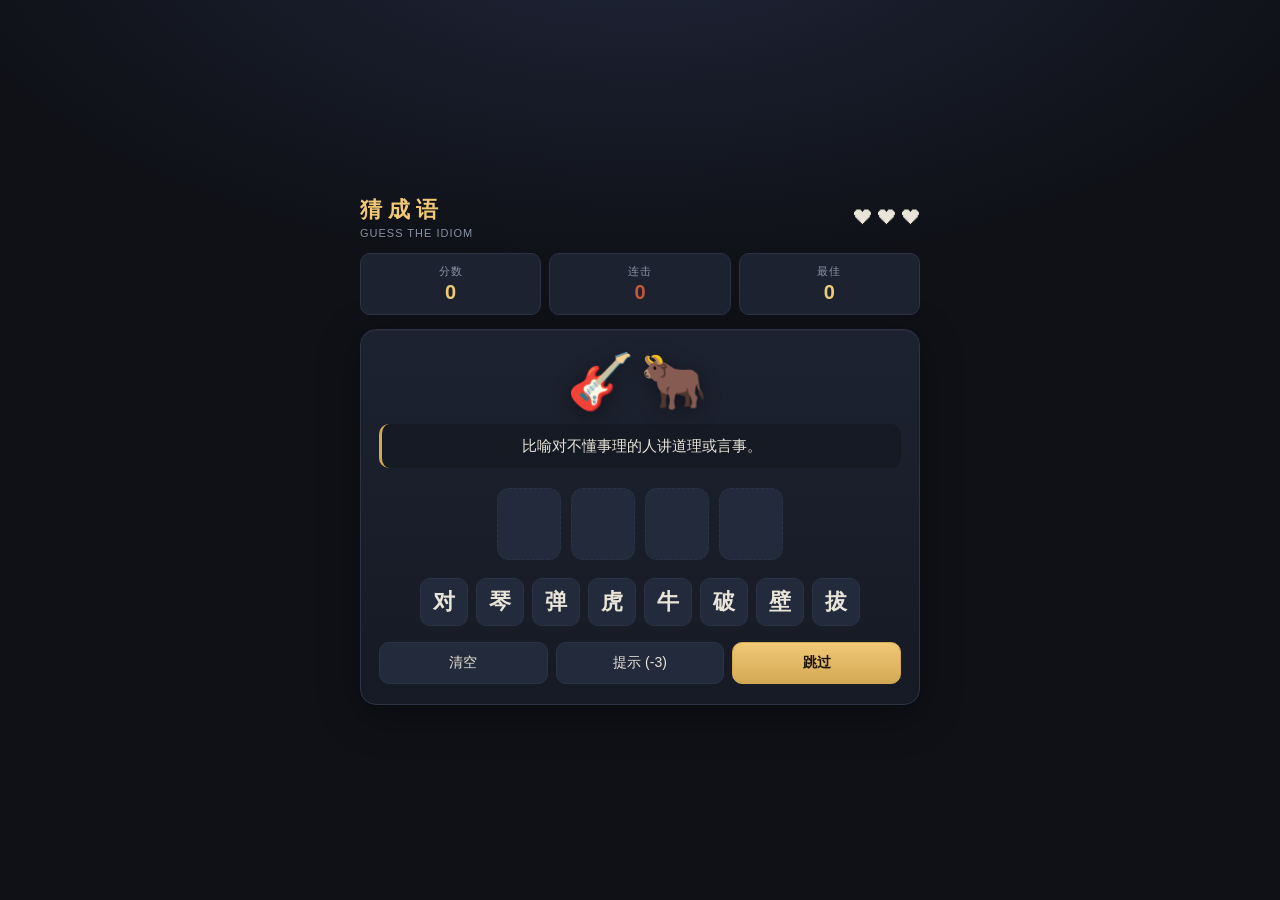
<file: idiom-game.html>
<!DOCTYPE html>
<html lang="zh-CN">
<head>
<meta charset="UTF-8">
<meta name="viewport" content="width=device-width, initial-scale=1.0">
<title>猜成语</title>
<style>
  :root{
    --bg:#0f1117; --bg2:#161a24; --panel:#1c2230; --panel2:#232a3b;
    --ink:#e8e4d8; --muted:#8b93a7; --line:#2c3346;
    --gold:#d4a955; --gold2:#f0c876; --red:#c8553d; --green:#5fb878;
  }
  *{box-sizing:border-box; margin:0; padding:0; -webkit-tap-highlight-color:transparent;}
  html,body{height:100%;}
  body{
    font-family:"PingFang SC","Microsoft YaHei","Hiragino Sans GB","Noto Sans CJK SC",sans-serif;
    background:
      radial-gradient(1200px 600px at 50% -10%, #20263a 0%, transparent 60%),
      var(--bg);
    color:var(--ink);
    min-height:100%;
    display:flex; align-items:center; justify-content:center;
    padding:18px;
    user-select:none;
  }
  .wrap{ width:100%; max-width:560px; }

  .topbar{ display:flex; align-items:center; justify-content:space-between; margin-bottom:14px; }
  .title{
    font-size:22px; font-weight:700; letter-spacing:6px;
    color:var(--gold2);
    text-shadow:0 1px 0 rgba(0,0,0,.4);
  }
  .title small{ color:var(--muted); font-weight:400; font-size:11px; letter-spacing:1px; display:block; margin-top:2px;}
  .lives{ display:flex; gap:6px; }
  .heart{ font-size:18px; filter:grayscale(1) opacity(.4); transition:.25s; }
  .heart.on{ filter:none; }

  .stats{ display:grid; grid-template-columns:repeat(3,1fr); gap:8px; margin-bottom:14px; }
  .stat{
    background:var(--panel); border:1px solid var(--line);
    border-radius:10px; padding:10px 8px; text-align:center;
  }
  .stat .k{ font-size:11px; color:var(--muted); letter-spacing:1px; }
  .stat .v{ font-size:20px; font-weight:700; color:var(--gold2); margin-top:2px; }
  .stat.combo .v{ color:var(--red); }

  .card{
    background:linear-gradient(180deg, var(--panel) 0%, var(--bg2) 100%);
    border:1px solid var(--line);
    border-radius:16px;
    padding:20px 18px;
    box-shadow:0 10px 40px rgba(0,0,0,.35), inset 0 1px 0 rgba(255,255,255,.03);
  }

  .hint{ text-align:center; margin-bottom:16px; }
  .emoji{
    font-size:54px; line-height:1.1; letter-spacing:6px;
    min-height:64px; display:flex; align-items:center; justify-content:center;
    filter:drop-shadow(0 4px 10px rgba(0,0,0,.4));
  }
  .meaning{
    margin-top:10px; color:var(--ink); font-size:15px; line-height:1.6;
    background:rgba(0,0,0,.2); border-radius:10px; padding:10px 14px;
    border-left:3px solid var(--gold);
  }

  .slots{ display:flex; gap:10px; justify-content:center; margin:20px 0 18px; flex-wrap:wrap; }
  .slot{
    width:64px; height:72px; border-radius:12px;
    background:var(--panel2); border:1.5px dashed var(--line);
    display:flex; align-items:center; justify-content:center;
    font-size:34px; font-weight:700; color:var(--gold2);
    position:relative; cursor:pointer; transition:.15s;
  }
  .slot.filled{ border-style:solid; border-color:var(--gold); background:#2a3142; }
  .slot.correct{ border-color:var(--green); color:var(--green); background:rgba(95,184,120,.12); animation:pop .3s; }
  .slot.wrong{ border-color:var(--red); color:var(--red); background:rgba(200,85,61,.12); animation:shake .4s; }

  .pool{ display:flex; flex-wrap:wrap; gap:8px; justify-content:center; }
  .chip{
    min-width:48px; height:48px; padding:0 6px;
    border-radius:10px; background:var(--panel2); border:1px solid var(--line);
    display:flex; align-items:center; justify-content:center;
    font-size:22px; font-weight:600; color:var(--ink);
    cursor:pointer; transition:.12s;
  }
  .chip:hover{ border-color:var(--gold); transform:translateY(-2px); }
  .chip:active{ transform:translateY(0); }
  .chip.used{ opacity:.25; pointer-events:none; }

  .actions{ display:flex; gap:8px; margin-top:16px; }
  .btn{
    flex:1; padding:11px 12px; border-radius:10px; border:1px solid var(--line);
    background:var(--panel2); color:var(--ink); font-size:14px; cursor:pointer;
    transition:.15s; font-family:inherit;
  }
  .btn:hover{ border-color:var(--gold); }
  .btn.primary{ background:linear-gradient(180deg,var(--gold2),var(--gold)); color:#1a1408; border-color:var(--gold); font-weight:700; }
  .btn:disabled{ opacity:.4; cursor:not-allowed; }

  .toast{
    position:fixed; left:50%; top:24px; transform:translateX(-50%) translateY(-30px);
    background:var(--panel); border:1px solid var(--line); color:var(--ink);
    padding:12px 20px; border-radius:10px; font-size:15px; font-weight:600;
    opacity:0; pointer-events:none; transition:.3s; z-index:50;
    box-shadow:0 8px 30px rgba(0,0,0,.4);
  }
  .toast.show{ opacity:1; transform:translateX(-50%) translateY(0); }
  .toast.good{ border-color:var(--green); }
  .toast.bad{ border-color:var(--red); }

  .overlay{
    position:fixed; inset:0; background:rgba(8,10,16,.82); backdrop-filter:blur(6px);
    display:flex; align-items:center; justify-content:center; padding:20px; z-index:60;
    opacity:0; pointer-events:none; transition:.3s;
  }
  .overlay.show{ opacity:1; pointer-events:auto; }
  .modal{
    background:linear-gradient(180deg,var(--panel),var(--bg2));
    border:1px solid var(--line); border-radius:18px; padding:28px 24px;
    width:100%; max-width:380px; text-align:center;
    box-shadow:0 20px 60px rgba(0,0,0,.5);
  }
  .modal h2{ color:var(--gold2); font-size:24px; letter-spacing:3px; margin-bottom:8px;}
  .modal p{ color:var(--muted); font-size:14px; line-height:1.7; margin-bottom:18px; }
  .modal .big{ color:var(--ink); font-size:36px; font-weight:700; margin:10px 0;}
  .modal .row{ display:flex; gap:8px; }

  @keyframes pop{ 0%{transform:scale(.8)} 60%{transform:scale(1.12)} 100%{transform:scale(1)} }
  @keyframes shake{ 0%,100%{transform:translateX(0)} 25%{transform:translateX(-6px)} 75%{transform:translateX(6px)} }

  @media (max-width:380px){
    .slot{ width:54px; height:62px; font-size:28px; }
    .chip{ min-width:42px; height:44px; font-size:20px; }
    .emoji{ font-size:46px; }
  }
</style>
</head>
<body>
<div class="wrap">
  <div class="topbar">
    <div class="title">猜成语<small>GUESS THE IDIOM</small></div>
    <div class="lives" id="lives"></div>
  </div>

  <div class="stats">
    <div class="stat"><div class="k">分数</div><div class="v" id="score">0</div></div>
    <div class="stat combo"><div class="k">连击</div><div class="v" id="combo">0</div></div>
    <div class="stat"><div class="k">最佳</div><div class="v" id="best">0</div></div>
  </div>

  <div class="card">
    <div class="hint">
      <div class="emoji" id="emoji">🎯</div>
      <div class="meaning" id="meaning">载入中…</div>
    </div>

    <div class="slots" id="slots"></div>
    <div class="pool" id="pool"></div>

    <div class="actions">
      <button class="btn" id="btnClear">清空</button>
      <button class="btn" id="btnHint">提示 (-3)</button>
      <button class="btn primary" id="btnSkip">跳过</button>
    </div>
  </div>
</div>

<div class="toast" id="toast"></div>

<div class="overlay" id="endOverlay">
  <div class="modal">
    <h2 id="endTitle">游戏结束</h2>
    <p id="endSub"></p>
    <div class="big" id="endScore">0</div>
    <p id="endBest"></p>
    <div class="row">
      <button class="btn primary" id="btnRestart" style="flex:2">再来一局</button>
    </div>
  </div>
</div>

<script>
const IDIOMS = [
  {w:"画蛇添足", e:"🐍➕🦶", m:"比喻做了多余的事，反而把事情弄糟。"},
  {w:"守株待兔", e:"🌳🐰", m:"比喻不主动努力，妄想凭侥幸得到意外的收获。"},
  {w:"亡羊补牢", e:"🐑🔧🏠", m:"出了问题以后想办法补救，可以防止继续受损失。"},
  {w:"掩耳盗铃", e:"🙉🔔", m:"捂着自己的耳朵偷铃铛，比喻自欺欺人。"},
  {w:"狐假虎威", e:"🦊👑🐯", m:"狐狸借老虎的威风去吓唬别人，比喻倚仗别人的势力欺压人。"},
  {w:"对牛弹琴", e:"🎸🐂", m:"比喻对不懂事理的人讲道理或言事。"},
  {w:"井底之蛙", e:"🐸🕳️", m:"井底的青蛙只能看到井口大的天，比喻见识短浅的人。"},
  {w:"画龙点睛", e:"🐲👁️✨", m:"比喻艺术创作或写作在关键处加上精辟的一笔，使内容更加传神。"},
  {w:"刻舟求剑", e:"🗡️🚢", m:"比喻拘泥固执，不知变通。"},
  {w:"拔苗助长", e:"🌱⬆️🌾", m:"比喻违反事物发展的客观规律，急于求成，反而坏事。"},
  {w:"杯水车薪", e:"🥤🔥🪵", m:"用一杯水去救一车着了火的柴草，比喻力量太小无济于事。"},
  {w:"火上浇油", e:"🔥🛢️", m:"比喻使人更加愤怒或事态更加严重。"},
  {w:"雪中送炭", e:"❄️🪵🔥", m:"下雪天送炭给人取暖，比喻在别人急需时给予帮助。"},
  {w:"锦上添花", e:"🌸🎀", m:"在锦绣上再添花朵，比喻好上加好。"},
  {w:"望梅止渴", e:"🟢🟢💧", m:"比喻愿望无法实现，用空想来安慰自己。"},
  {w:"胸有成竹", e:"🎋💚", m:"比喻做事之前已有完整的考虑和把握。"},
  {w:"叶公好龙", e:"🐉😍", m:"比喻表面爱好某事物，实际上并不真爱。"},
  {w:"愚公移山", e:"⛰️⛏️", m:"比喻有毅力，不怕困难，坚持到底。"},
  {w:"精卫填海", e:"🐦🌊🪨", m:"比喻意志坚决，不畏艰难。"},
  {w:"夸父追日", e:"🏃☀️", m:"比喻有宏大志向或巨大的力量和气魄。"},
  {w:"盲人摸象", e:"🦯🐘", m:"比喻对事物只凭片面了解就乱加猜测。"},
  {w:"自相矛盾", e:"🗡️🛡️", m:"比喻自己说话做事前后抵触。"},
  {w:"一箭双雕", e:"🏹🦅🦅", m:"一箭射中两只雕，比喻一举两得。"},
  {w:"顺手牵羊", e:"✋🐑", m:"比喻乘机拿走别人的东西。"},
  {w:"调虎离山", e:"🐯➡️⛰️", m:"比喻用计谋使对方离开原来有利的地势。"},
  {w:"打草惊蛇", e:"🌾🐍", m:"比喻行动不密，致使对方有了防备。"},
  {w:"声东击西", e:"🔊东💥西", m:"表面上声言攻打东边，实际上攻打西边，迷惑对方。"},
  {w:"暗度陈仓", e:"🌙🚪", m:"比喻暗中进行某种活动。"},
  {w:"隔岸观火", e:"🌊🔥", m:"比喻对别人的危难不去救助，坐观其变。"},
  {w:"落井下石", e:"🕳️🪨", m:"别人掉进井里，不但不救，反而扔石头，比喻乘人有危难时加以陷害。"},
  {w:"画饼充饥", e:"🥞👀", m:"画个饼来解除饥饿，比喻借空想安慰自己。"},
  {w:"指鹿为马", e:"👆🦌➡️🐎", m:"比喻故意颠倒黑白，混淆是非。"},
  {w:"破釜沉舟", e:"💥🍳⛵", m:"比喻下决心不顾一切干到底。"},
  {w:"卧薪尝胆", e:"🛏️🗡️👅", m:"形容人刻苦自励，发奋图强。"},
  {w:"四面楚歌", e:"🎵四面", m:"比喻陷入四面受敌、孤立无援的境地。"},
  {w:"草木皆兵", e:"🌿👥", m:"把山上的草木都当做敌兵，形容极度惊慌时疑神疑鬼。"},
  {w:"风声鹤唳", e:"🌬️🦢", m:"形容惊慌失措或自相惊扰。"},
  {w:"纸上谈兵", e:"📄⚔️", m:"在纸面上谈论打仗，比喻空谈理论不能解决实际问题。"},
  {w:"完璧归赵", e:"💎🔙", m:"把和氏璧完好地送回赵国，比喻把原物完整无缺地归还本人。"},
  {w:"负荆请罪", e:"🌿🙇", m:"背着荆条向对方请罪，表示向人认错赔罪。"},
  {w:"闻鸡起舞", e:"🐔🌅💃", m:"听到鸡叫就起来舞剑，比喻有志报国的人奋发图强。"},
  {w:"悬梁刺股", e:"🏠🪡", m:"形容刻苦学习。"},
  {w:"凿壁偷光", e:"🧱💡", m:"形容贫寒勤学。"},
  {w:"老马识途", e:"🐴🛣️", m:"老马认识曾经走过的道路，比喻有经验的人熟悉情况。"},
  {w:"塞翁失马", e:"🐴🏃", m:"比喻一时虽然受到损失，反而因此能得到好处。"},
  {w:"鹬蚌相争", e:"🐦🐚", m:"比喻双方相持不下，第三者从中得利。"},
  {w:"螳螂捕蝉", e:"🦗🦟", m:"比喻只顾眼前利益，而不顾后患。"},
  {w:"鸡飞狗跳", e:"🐔✈️🐶", m:"形容惊慌得乱成一团。"},
  {w:"狼吞虎咽", e:"🐺🍚🐯", m:"形容吃东西又猛又急的样子。"},
  {w:"鹤立鸡群", e:"🦢🐔🐔", m:"比喻一个人的仪表或才能在周围一群人里显得很突出。"}
];

const $ = id => document.getElementById(id);
let state;

function shuffle(a){ a=[...a]; for(let i=a.length-1;i>0;i--){const j=Math.floor(Math.random()*(i+1)); [a[i],a[j]]=[a[j],a[i]];} return a; }
function pick(arr){ return arr[Math.floor(Math.random()*arr.length)]; }

function newGame(){
  state = {
    score:0, combo:0, lives:3,
    queue: shuffle(IDIOMS.map((_,i)=>i)),
    used:new Set(),
    best: +(localStorage.getItem("idiom_best")||0)
  };
  $("best").textContent = state.best;
  $("endOverlay").classList.remove("show");
  renderLives();
  nextIdiom();
}

function nextIdiom(){
  let idx = state.queue.find(i => !state.used.has(i));
  if(idx===undefined){
    state.used.clear();
    state.queue = shuffle(IDIOMS.map((_,i)=>i));
    idx = state.queue[0];
  }
  state.used.add(idx);
  const item = IDIOMS[idx];
  state.current = item;
  state.slots = ["","","",""];
  state.hinted = new Set();

  const distractors = [];
  const allChars = [...new Set(IDIOMS.flatMap(d=>[...d.w]))];
  while(distractors.length<4){
    const c = pick(allChars);
    if(!item.w.includes(c) && !distractors.includes(c)) distractors.push(c);
  }
  state.pool = shuffle([...item.w, ...distractors]).map((ch,i)=>({ch,i,used:false}));

  renderIdiom();
}

function renderIdiom(){
  $("emoji").textContent = state.current.e;
  $("meaning").textContent = state.current.m;
  renderSlots();
  renderPool();
}

function renderSlots(){
  const el = $("slots"); el.innerHTML="";
  state.slots.forEach((s,i)=>{
    const d=document.createElement("div");
    d.className="slot"+(s!==""?" filled":"");
    if(s!=="") d.textContent=state.pool[s].ch;
    d.onclick=()=>{ if(state.slots[i]!==""){
      const idx = state.slots[i];
      state.slots[i]="";
      state.pool[idx].used=false;
      renderSlots(); renderPool();
    }};
    el.appendChild(d);
  });
}

function renderPool(){
  const el=$("pool"); el.innerHTML="";
  state.pool.forEach(p=>{
    const d=document.createElement("div");
    d.className="chip"+(p.used?" used":"");
    d.textContent=p.ch;
    d.onclick=()=>placeChar(p);
    el.appendChild(d);
  });
}

function placeChar(p){
  if(p.used) return;
  let target = state.slots.findIndex((s,i)=> s==="" && !state.hinted.has(i));
  if(target===-1) target = state.slots.findIndex(s=>s==="");
  if(target===-1) return;
  state.slots[target]=p.i;
  p.used=true;
  renderSlots(); renderPool();
  if(state.slots.every(s=>s!=="")) check();
}

function check(){
  const guess = state.slots.map(i=>state.pool[i].ch).join("");
  const ans = state.current.w;
  const slots = [...document.querySelectorAll(".slot")];
  if(guess===ans){
    slots.forEach(s=>s.classList.add("correct"));
    const gain = 10 + state.combo*2;
    state.combo++;
    state.score += gain;
    toast("✓ 正确  +"+gain, "good");
    setTimeout(()=>{ updateStats(); nextIdiom(); }, 900);
  } else {
    slots.forEach(s=>s.classList.add("wrong"));
    state.combo=0;
    state.lives--;
    toast("✗ 再想想", "bad");
    setTimeout(()=>{
      renderLives(); updateStats();
      if(state.lives<=0){ endGame(); return; }
      state.slots = ["","","",""];
      state.pool.forEach(p=>p.used=false);
      state.hinted.forEach(pos=>{
        const idx = state.pool.findIndex(p=>p.ch===ans[pos] && !p.used);
        if(idx>=0){ state.slots[pos]=idx; state.pool[idx].used=true; }
      });
      renderSlots(); renderPool();
    }, 700);
  }
}

function useHint(){
  if(state.score<3){ toast("分数不足","bad"); return; }
  const ans = state.current.w;
  let target=-1;
  for(let i=0;i<4;i++){
    const cur = state.slots[i]!=="" ? state.pool[state.slots[i]].ch : null;
    if(!state.hinted.has(i) && cur!==ans[i]){ target=i; break; }
  }
  if(target===-1){ toast("已无可提示","bad"); return; }
  state.score-=3;
  if(state.slots[target]!==""){
    state.pool[state.slots[target]].used=false;
    state.slots[target]="";
  }
  const ch = ans[target];
  const poolIdx = state.pool.findIndex(p=>p.ch===ch && !p.used);
  if(poolIdx>=0){ state.slots[target]=poolIdx; state.pool[poolIdx].used=true; state.hinted.add(target); }
  updateStats(); renderSlots(); renderPool();
  toast("已揭示第"+(target+1)+"字","good");
}

function skip(){
  if(state.combo>0){ state.combo=0; }
  toast("答案："+state.current.w,"bad");
  setTimeout(nextIdiom, 1100);
}

function clearSlots(){
  state.slots=["","","",""];
  state.pool.forEach(p=>p.used=false);
  const ans=state.current.w;
  state.hinted.forEach(pos=>{
    const idx=state.pool.findIndex(p=>p.ch===ans[pos]);
    if(idx>=0){ state.slots[pos]=idx; state.pool[idx].used=true; }
  });
  renderSlots(); renderPool();
}

function renderLives(){
  const el=$("lives"); el.innerHTML="";
  for(let i=0;i<3;i++){
    const h=document.createElement("div");
    h.className="heart"+(i<state.lives?" on":"");
    h.textContent="❤";
    el.appendChild(h);
  }
}

function updateStats(){
  $("score").textContent=state.score;
  $("combo").textContent=state.combo;
  $("best").textContent=Math.max(state.best,state.score);
}

function endGame(){
  if(state.score>state.best){ state.best=state.score; localStorage.setItem("idiom_best",state.best); }
  $("endScore").textContent=state.score;
  $("endBest").textContent = state.score>0 && state.score===+(localStorage.getItem("idiom_best")||0) ? "🎉 新纪录！" : "最佳："+state.best;
  $("endOverlay").classList.add("show");
}

let toastTimer;
function toast(msg,type){
  const t=$("toast");
  t.textContent=msg;
  t.className="toast show "+(type||"");
  clearTimeout(toastTimer);
  toastTimer=setTimeout(()=>t.classList.remove("show"),1300);
}

$("btnClear").onclick=clearSlots;
$("btnHint").onclick=useHint;
$("btnSkip").onclick=skip;
$("btnRestart").onclick=newGame;

newGame();
</script>
</body>
</html>
</file>
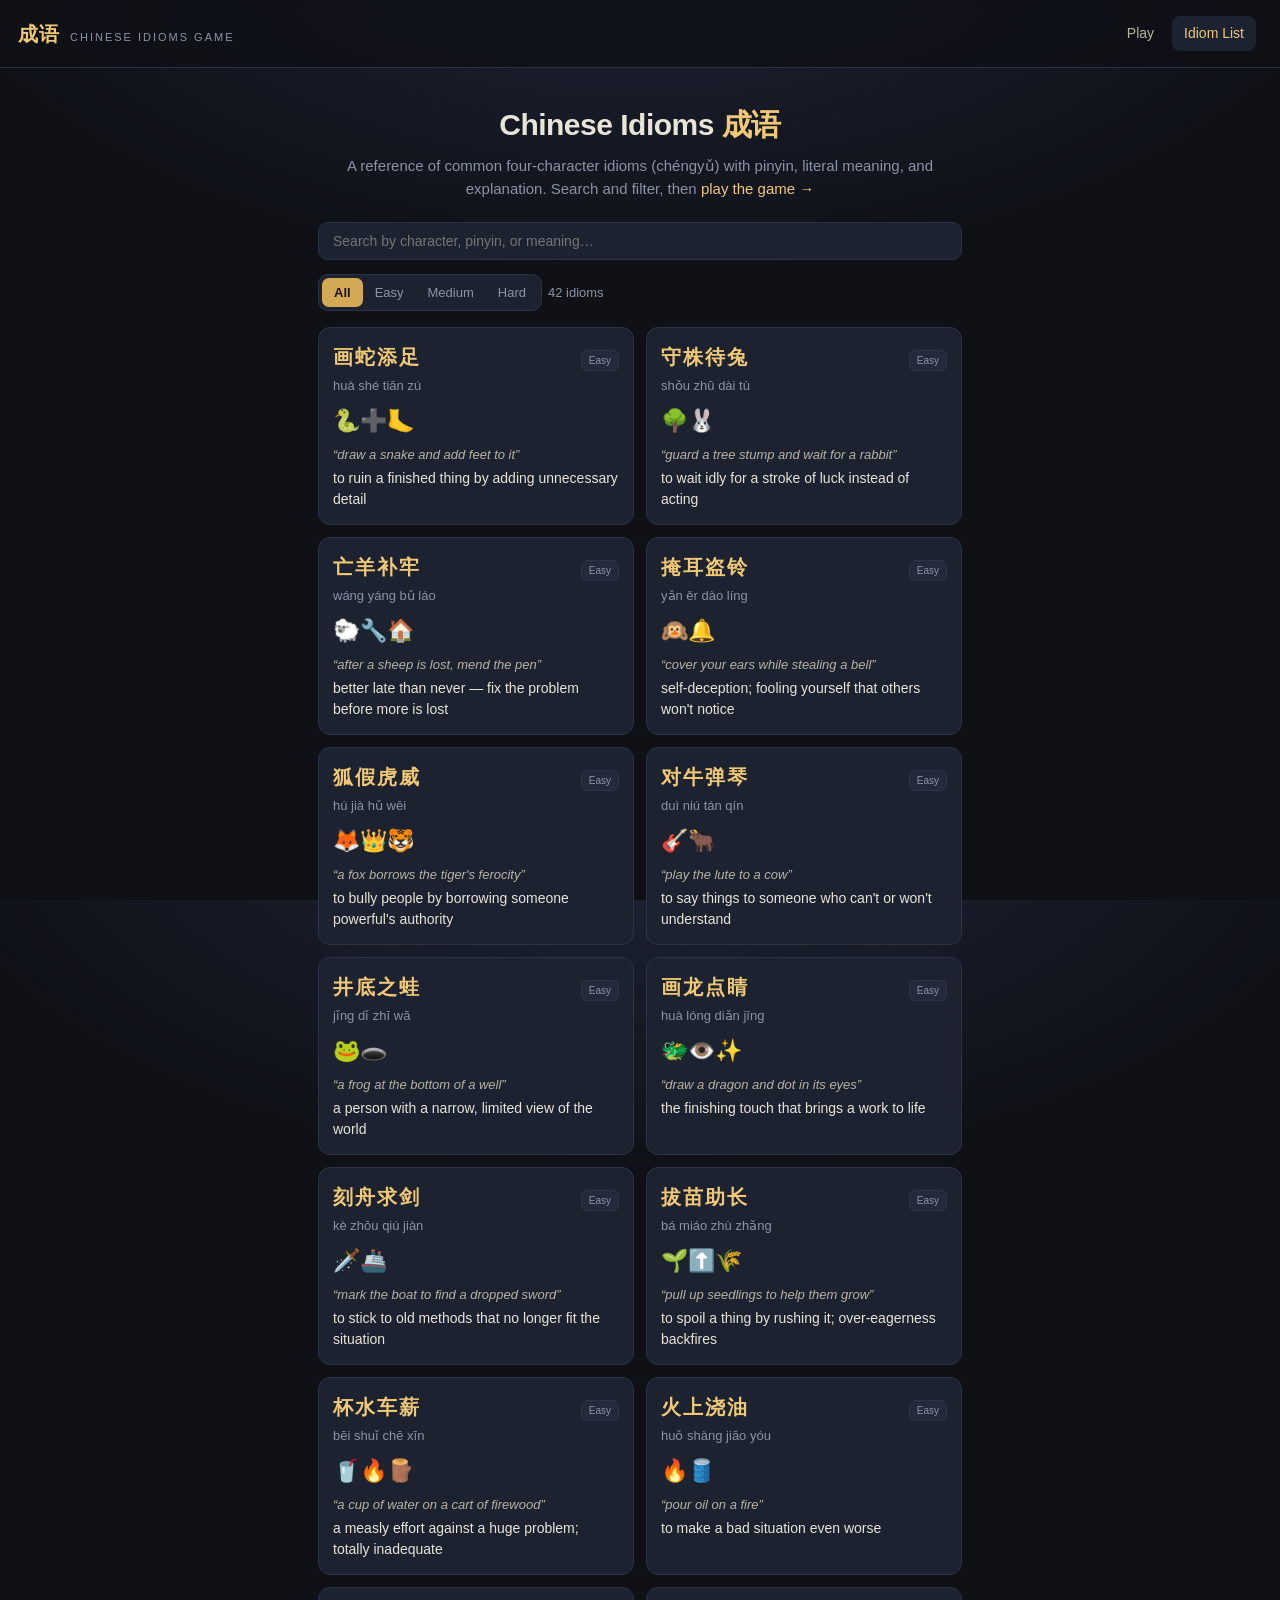
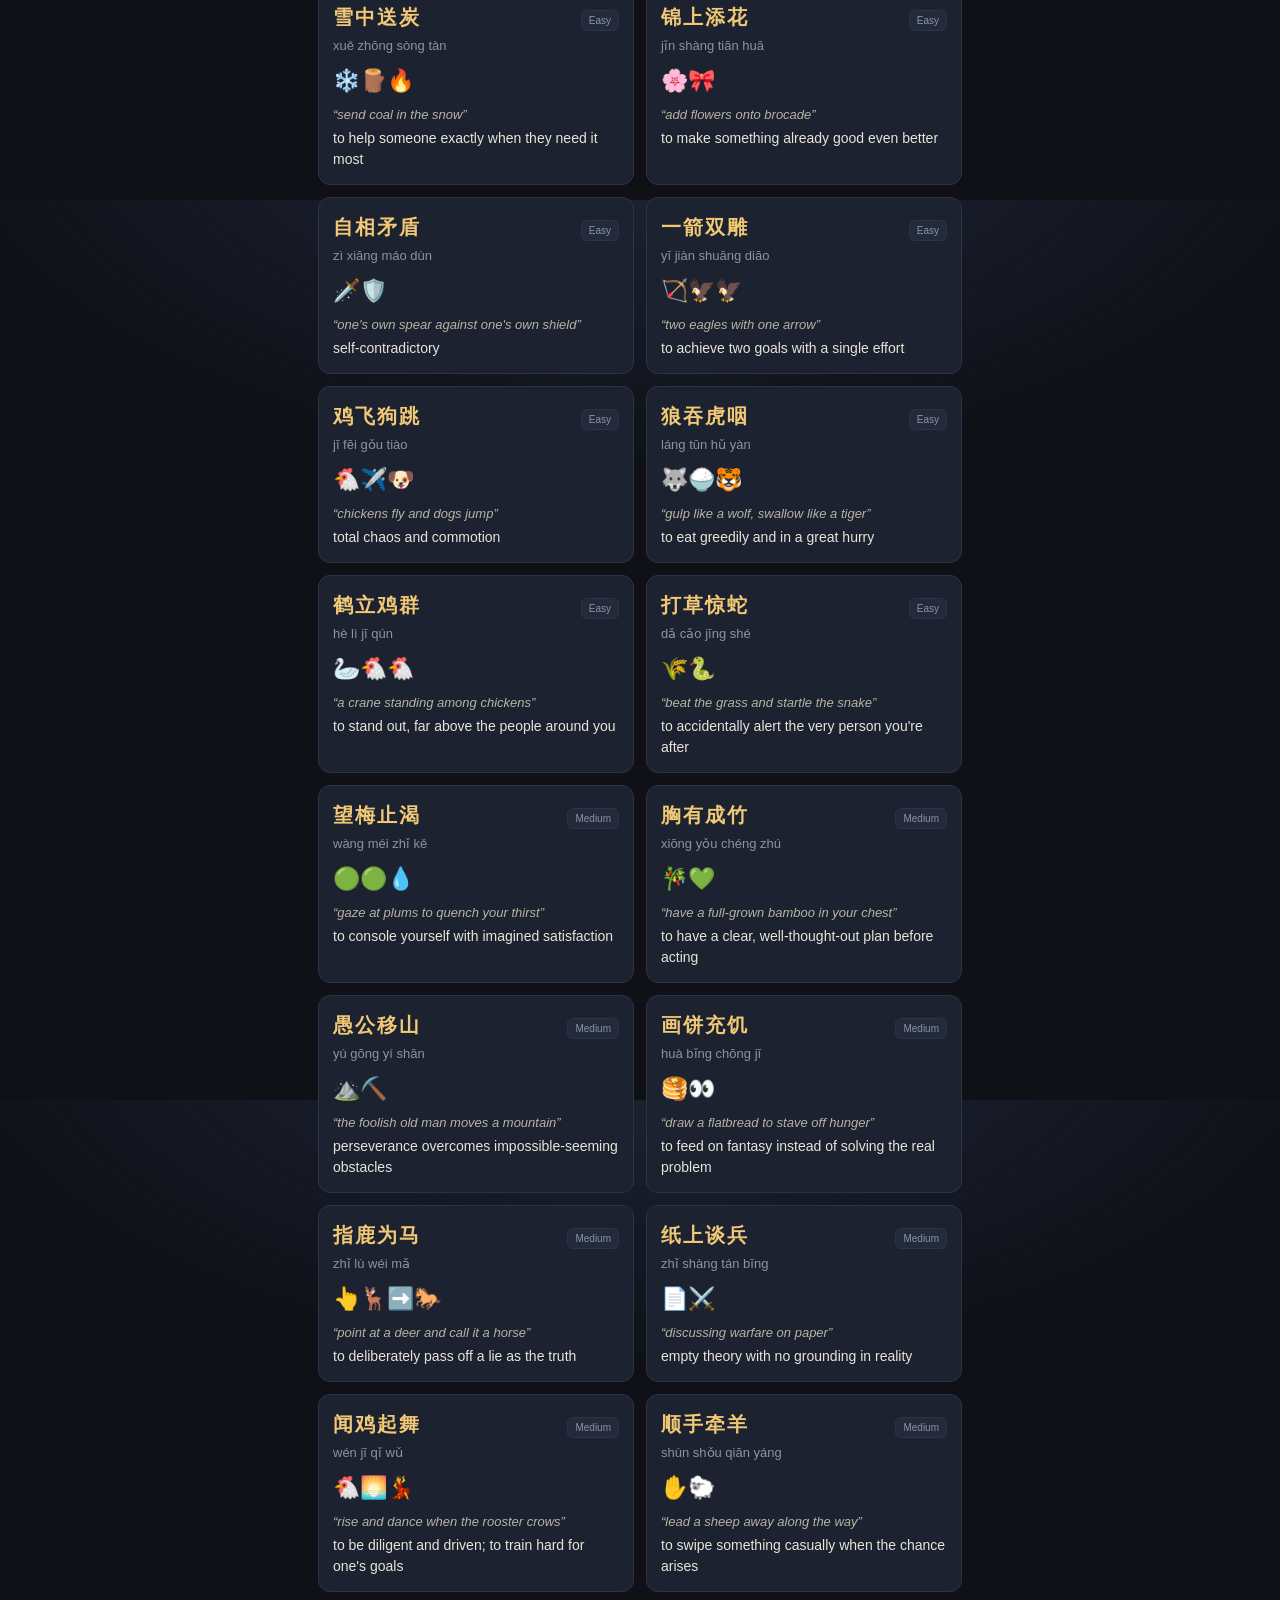
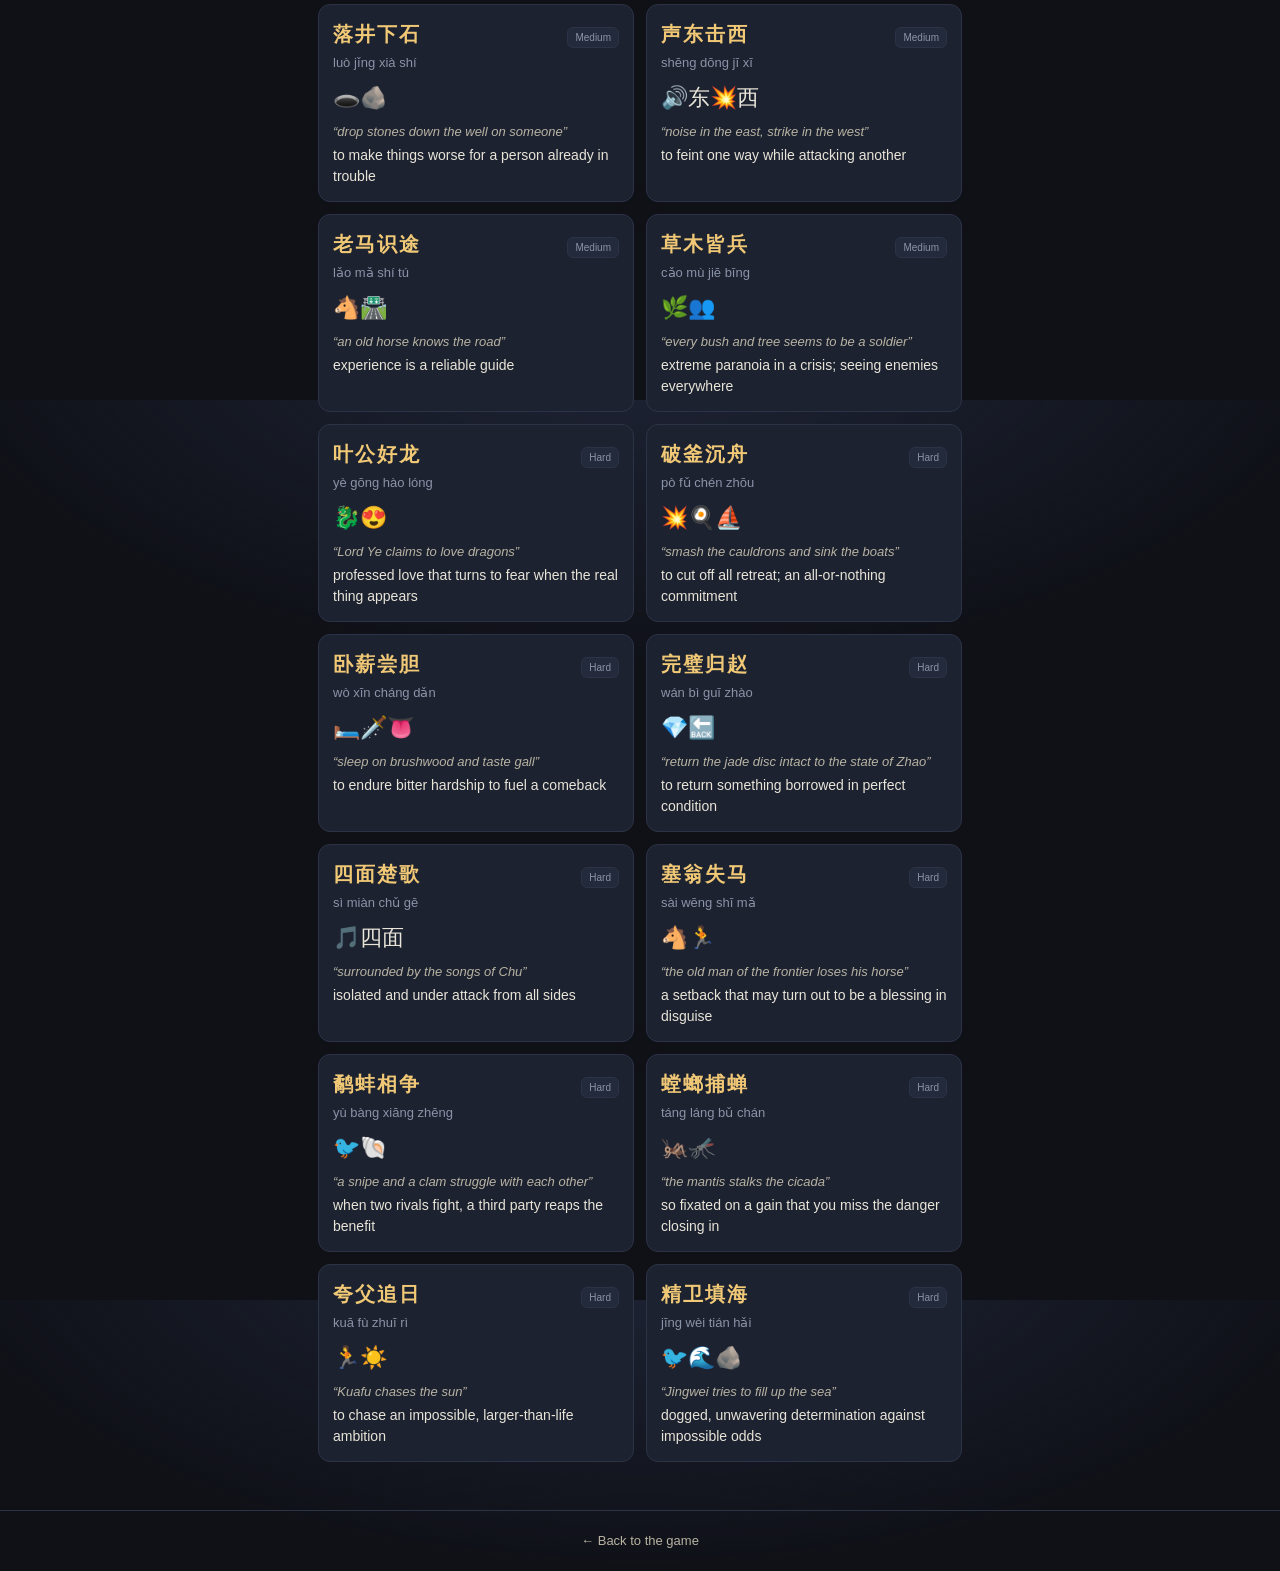
<file: idioms.html>
<!DOCTYPE html>
<html lang="en">
<head>
  <meta charset="UTF-8">
  <meta name="viewport" content="width=device-width, initial-scale=1.0">
  <title>Chinese Idioms (Chéngyǔ) List with Pinyin & Meaning</title>
  <meta name="description" content="A browsable list of common Chinese idioms (chéngyǔ) with pinyin, literal translation, English meaning, and emoji hints. Filter by difficulty and search.">
  <meta name="keywords" content="chinese idioms list, chengyu list, chinese idioms with meaning, chinese idioms with pinyin, common chinese idioms">
  <meta name="theme-color" content="#0f1117">
  <link rel="canonical" href="https://idioms.games/idioms">
  <meta property="og:type" content="website">
  <meta property="og:title" content="Chinese Idioms (Chéngyǔ) List with Pinyin & Meaning">
  <meta property="og:description" content="Browse common Chinese idioms with pinyin, literal translation, and English meaning.">
  <link rel="manifest" href="manifest.webmanifest">
  <link rel="stylesheet" href="css/style.css">
  <script type="application/ld+json">
  {
    "@context":"https://schema.org",
    "@type":"ItemList",
    "name":"Chinese Idioms (Chéngyǔ) Reference List",
    "description":"A curated list of common Chinese four-character idioms with pinyin and English meanings.",
    "url":"https://idioms.games/idioms"
  }
  </script>
</head>
<body>
  <header class="nav">
    <a class="brand" href="/">
      <span class="mark">成语</span>
      <span class="sub">Chinese Idioms Game</span>
    </a>
    <nav class="nav-links">
      <a href="/">Play</a>
      <a href="/idioms" class="active">Idiom List</a>
      <span id="accountArea" class="account-area"></span>
    </nav>
  </header>

  <main class="main">
    <div class="hero">
      <h1>Chinese Idioms <span class="cn">成语</span></h1>
      <p>A reference of common four-character idioms (chéngyǔ) with pinyin, literal meaning, and explanation. Search and filter, then <a href="/" style="color:var(--gold2);">play the game →</a></p>
    </div>

    <input class="search" id="search" type="search" placeholder="Search by character, pinyin, or meaning…" autocomplete="off">
    <div class="filter-bar">
      <div class="seg" id="lvlSeg" role="group" aria-label="Difficulty filter"></div>
      <span style="align-self:center;color:var(--muted);font-size:13px;" id="count"></span>
    </div>

    <div class="grid" id="grid"></div>
  </main>

  <footer>
    <p><a href="/">← Back to the game</a></p>
  </footer>

  <script src="js/idioms.js"></script>
  <script src="js/auth.js"></script>
  <script src="js/list.js"></script>
</body>
</html>
</file>
<file: css/style.css>
:root{
  --bg:#0f1117; --bg2:#161a24; --panel:#1c2230; --panel2:#232a3b;
  --ink:#e8e4d8; --ink-dim:#b8b3a3; --muted:#8b93a7; --line:#2c3346;
  --gold:#d4a955; --gold2:#f0c876; --red:#c8553d; --green:#5fb878;
  --maxw:680px;
}
*{box-sizing:border-box; margin:0; padding:0; -webkit-tap-highlight-color:transparent;}
html{ scroll-behavior:smooth; }
html,body{height:100%;}
body{
  font-family:-apple-system,BlinkMacSystemFont,"Segoe UI","PingFang SC","Microsoft YaHei","Hiragino Sans GB","Noto Sans CJK SC",sans-serif;
  background:
    radial-gradient(1200px 600px at 50% -10%, #20263a 0%, transparent 60%),
    var(--bg);
  color:var(--ink);
  min-height:100%;
  display:flex; flex-direction:column;
  line-height:1.5;
  -webkit-font-smoothing:antialiased;
}
a{color:inherit; text-decoration:none;}

/* ---- header / nav ---- */
.nav{
  display:flex; align-items:center; justify-content:space-between;
  padding:16px 18px; border-bottom:1px solid var(--line);
  position:sticky; top:0; z-index:30;
  background:rgba(15,17,23,.82); backdrop-filter:blur(8px);
}
.brand{ display:flex; align-items:baseline; gap:10px; }
.brand .mark{ font-size:20px; font-weight:800; letter-spacing:1px; color:var(--gold2); }
.brand .sub{ font-size:11px; color:var(--muted); letter-spacing:2px; text-transform:uppercase; }
.nav-links{ display:flex; gap:6px; }
.nav-links a{
  padding:7px 12px; border-radius:8px; font-size:14px; color:var(--ink-dim);
  transition:.15s;
}
.nav-links a:hover{ color:var(--ink); background:var(--panel); }
.nav-links a.active{ color:var(--gold2); background:var(--panel); }

/* ---- layout ---- */
.main{ flex:1; width:100%; max-width:var(--maxw); margin:0 auto; padding:20px 18px 48px; }

.hero{ text-align:center; margin:14px 0 22px; }
.hero h1{ font-size:30px; font-weight:800; letter-spacing:-.5px; }
.hero h1 .cn{ color:var(--gold2); }
.hero p{ color:var(--muted); font-size:15px; margin-top:8px; }

/* ---- controls row ---- */
.controls{ display:flex; align-items:center; justify-content:space-between; gap:8px; margin-bottom:14px; flex-wrap:wrap; }
.seg{ display:inline-flex; background:var(--panel); border:1px solid var(--line); border-radius:10px; padding:3px; }
.seg button{
  border:none; background:transparent; color:var(--muted);
  padding:7px 12px; font-size:13px; border-radius:7px; cursor:pointer;
  font-family:inherit; transition:.15s;
}
.seg button.on{ background:var(--gold); color:#1a1408; font-weight:600; }

.toggle{ display:inline-flex; align-items:center; gap:7px; font-size:13px; color:var(--muted); cursor:pointer; user-select:none; }
.toggle input{ display:none; }
.toggle .track{
  width:38px; height:22px; border-radius:12px; background:var(--panel2);
  border:1px solid var(--line); position:relative; transition:.2s;
}
.toggle .track::after{
  content:""; position:absolute; top:2px; left:2px; width:16px; height:16px;
  border-radius:50%; background:var(--muted); transition:.2s;
}
.toggle input:checked + .track{ background:var(--gold); border-color:var(--gold); }
.toggle input:checked + .track::after{ left:18px; background:#1a1408; }

/* ---- stat bar ---- */
.stats{ display:grid; grid-template-columns:repeat(3,1fr); gap:8px; margin-bottom:14px; }
.stat{ background:var(--panel); border:1px solid var(--line); border-radius:10px; padding:9px 8px; text-align:center; }
.stat .k{ font-size:11px; color:var(--muted); letter-spacing:.5px; }
.stat .v{ font-size:20px; font-weight:700; color:var(--gold2); margin-top:2px; }
.stat.combo .v{ color:var(--red); }
.lives{ display:flex; gap:5px; justify-content:center; margin-top:3px; }
.lives .heart{ font-size:15px; filter:grayscale(1) opacity(.4); }
.lives .heart.on{ filter:none; }

/* ---- card ---- */
.card{
  background:linear-gradient(180deg, var(--panel) 0%, var(--bg2) 100%);
  border:1px solid var(--line);
  border-radius:16px; padding:20px 18px;
  box-shadow:0 10px 40px rgba(0,0,0,.35), inset 0 1px 0 rgba(255,255,255,.03);
}

.hint{ text-align:center; margin-bottom:14px; }
.emoji{ font-size:52px; line-height:1.1; letter-spacing:6px; min-height:64px; display:flex; align-items:center; justify-content:center; filter:drop-shadow(0 4px 10px rgba(0,0,0,.4)); }
.meaning{ margin-top:10px; color:var(--ink-dim); font-size:14.5px; line-height:1.6; background:rgba(0,0,0,.2); border-radius:10px; padding:10px 14px; border-left:3px solid var(--gold); }

.slots{ display:flex; gap:10px; justify-content:center; margin:18px 0 16px; flex-wrap:wrap; }
.slot{
  width:64px; height:72px; border-radius:12px; background:var(--panel2); border:1.5px dashed var(--line);
  display:flex; align-items:center; justify-content:center; flex-direction:column;
  font-size:32px; font-weight:700; color:var(--gold2);
  position:relative; cursor:pointer; transition:.15s;
}
.slot .py{ font-size:10px; color:var(--muted); font-weight:400; margin-top:2px; font-family:"Segoe UI",sans-serif; }
.slot.filled{ border-style:solid; border-color:var(--gold); background:#2a3142; }
.slot.correct{ border-color:var(--green); color:var(--green); background:rgba(95,184,120,.12); animation:pop .3s; }
.slot.wrong{ border-color:var(--red); color:var(--red); background:rgba(200,85,61,.12); animation:shake .4s; }

.pool{ display:flex; flex-wrap:wrap; gap:8px; justify-content:center; }
.chip{
  min-width:48px; height:48px; padding:0 6px; border-radius:10px; background:var(--panel2); border:1px solid var(--line);
  display:flex; align-items:center; justify-content:center; font-size:22px; font-weight:600; color:var(--ink);
  cursor:pointer; transition:.12s;
}
.chip:hover{ border-color:var(--gold); transform:translateY(-2px); }
.chip:active{ transform:translateY(0); }
.chip.used{ opacity:.25; pointer-events:none; }

.actions{ display:flex; gap:8px; margin-top:16px; }
.btn{
  flex:1; padding:11px 12px; border-radius:10px; border:1px solid var(--line);
  background:var(--panel2); color:var(--ink); font-size:14px; cursor:pointer; transition:.15s; font-family:inherit;
}
.btn:hover{ border-color:var(--gold); }
.btn.primary{ background:linear-gradient(180deg,var(--gold2),var(--gold)); color:#1a1408; border-color:var(--gold); font-weight:700; }
.btn:disabled{ opacity:.4; cursor:not-allowed; }

/* ---- breakdown / answer card ---- */
.bd{ display:flex; gap:8px; justify-content:center; margin-bottom:14px; flex-wrap:wrap; }
.bd .cell{
  width:64px; background:var(--panel2); border:1px solid var(--line); border-radius:10px;
  padding:8px 4px; text-align:center;
}
.bd .cell .ch{ font-size:26px; font-weight:700; color:var(--gold2); }
.bd .cell .py{ font-size:11px; color:var(--muted); margin-top:2px; }
.bd .lit{ color:var(--ink-dim); font-size:14px; font-style:italic; text-align:center; margin-top:4px; }
.bd .gloss{ display:grid; grid-template-columns:auto 1fr; gap:6px 12px; margin-top:12px; font-size:13px; }
.bd .gloss dt{ color:var(--muted); }
.bd .gloss dd{ color:var(--ink); }

/* ---- toast ---- */
.toast{
  position:fixed; left:50%; top:24px; transform:translateX(-50%) translateY(-30px);
  background:var(--panel); border:1px solid var(--line); color:var(--ink);
  padding:11px 18px; border-radius:10px; font-size:14px; font-weight:600;
  opacity:0; pointer-events:none; transition:.3s; z-index:50; box-shadow:0 8px 30px rgba(0,0,0,.4);
}
.toast.show{ opacity:1; transform:translateX(-50%) translateY(0); }
.toast.good{ border-color:var(--green); }
.toast.bad{ border-color:var(--red); }

/* ---- overlay modal ---- */
.overlay{ position:fixed; inset:0; background:rgba(8,10,16,.82); backdrop-filter:blur(6px); display:flex; align-items:center; justify-content:center; padding:20px; z-index:60; opacity:0; pointer-events:none; transition:.3s; }
.overlay.show{ opacity:1; pointer-events:auto; }
.modal{ background:linear-gradient(180deg,var(--panel),var(--bg2)); border:1px solid var(--line); border-radius:18px; padding:28px 24px; width:100%; max-width:380px; text-align:center; box-shadow:0 20px 60px rgba(0,0,0,.5); }
.modal h2{ color:var(--gold2); font-size:24px; letter-spacing:1px; margin-bottom:8px; }
.modal p{ color:var(--muted); font-size:14px; line-height:1.7; margin-bottom:6px; }
.modal .big{ color:var(--ink); font-size:38px; font-weight:700; margin:10px 0; }
.modal .row{ display:flex; gap:8px; margin-top:14px; }

/* ---- idioms list page ---- */
.filter-bar{ display:flex; gap:6px; margin-bottom:16px; flex-wrap:wrap; }
.filter-bar .seg button{ padding:7px 12px; }
.grid{ display:grid; grid-template-columns:repeat(auto-fill,minmax(240px,1fr)); gap:12px; }
.idiom-card{ background:var(--panel); border:1px solid var(--line); border-radius:12px; padding:14px; transition:.15s; }
.idiom-card:hover{ border-color:var(--gold); transform:translateY(-2px); }
.idiom-card .top{ display:flex; align-items:baseline; justify-content:space-between; gap:8px; }
.idiom-card .ch{ font-size:20px; font-weight:700; color:var(--gold2); letter-spacing:2px; }
.idiom-card .lvl{ font-size:10px; padding:2px 7px; border-radius:6px; background:var(--panel2); color:var(--muted); border:1px solid var(--line); white-space:nowrap; }
.idiom-card .py{ font-size:13px; color:var(--muted); margin-top:4px; }
.idiom-card .lit{ font-size:13px; color:var(--ink-dim); font-style:italic; margin-top:8px; }
.idiom-card .en{ font-size:14px; color:var(--ink); margin-top:4px; }
.idiom-card .emj{ font-size:22px; margin-top:8px; }

.search{ width:100%; background:var(--panel); border:1px solid var(--line); color:var(--ink); border-radius:10px; padding:10px 14px; font-size:14px; font-family:inherit; margin-bottom:14px; }
.search:focus{ outline:none; border-color:var(--gold); }

footer{ border-top:1px solid var(--line); padding:20px 18px; text-align:center; color:var(--muted); font-size:13px; }
footer a{ color:var(--ink-dim); }

@keyframes pop{ 0%{transform:scale(.8)} 60%{transform:scale(1.12)} 100%{transform:scale(1)} }
@keyframes shake{ 0%,100%{transform:translateX(0)} 25%{transform:translateX(-6px)} 75%{transform:translateX(6px)} }

@media (max-width:420px){
  .slot{ width:54px; height:62px; font-size:28px; }
  .bd .cell{ width:54px; }
  .chip{ min-width:42px; height:44px; font-size:20px; }
  .emoji{ font-size:44px; }
  .hero h1{ font-size:25px; }
  .brand .sub{ display:none; }
}
@media (prefers-reduced-motion:reduce){ *{ animation:none !important; transition:none !important; } }

/* ---- account / auth UI ---- */
.account-area{ display:flex; align-items:center; gap:8px; }
.signin-btn{
  display:inline-flex; align-items:center; gap:6px;
  padding:7px 12px; border-radius:8px; font-size:13px; font-weight:500;
  background:#fff; color:#1f1f1f; border:1px solid #dadce0;
  transition:.15s; text-decoration:none;
}
.signin-btn:hover{ box-shadow:0 1px 3px rgba(0,0,0,.2); }
.signin-btn .g{ display:block; }
.account-chip{
  display:inline-flex; align-items:center; gap:6px;
  padding:4px 10px 4px 4px; border-radius:20px;
  background:var(--panel); border:1px solid var(--line); max-width:160px;
}
.account-chip img{ width:24px; height:24px; border-radius:50%; }
.account-name{ font-size:13px; color:var(--ink); white-space:nowrap; overflow:hidden; text-overflow:ellipsis; }
.btn-link{
  background:none; border:none; color:var(--muted); font-size:13px; cursor:pointer;
  font-family:inherit; padding:4px 6px; border-radius:6px;
}
.btn-link:hover{ color:var(--ink); background:var(--panel); }
.account-note{ font-size:12px; color:var(--muted); margin-top:4px; min-height:1em; }
</file>
